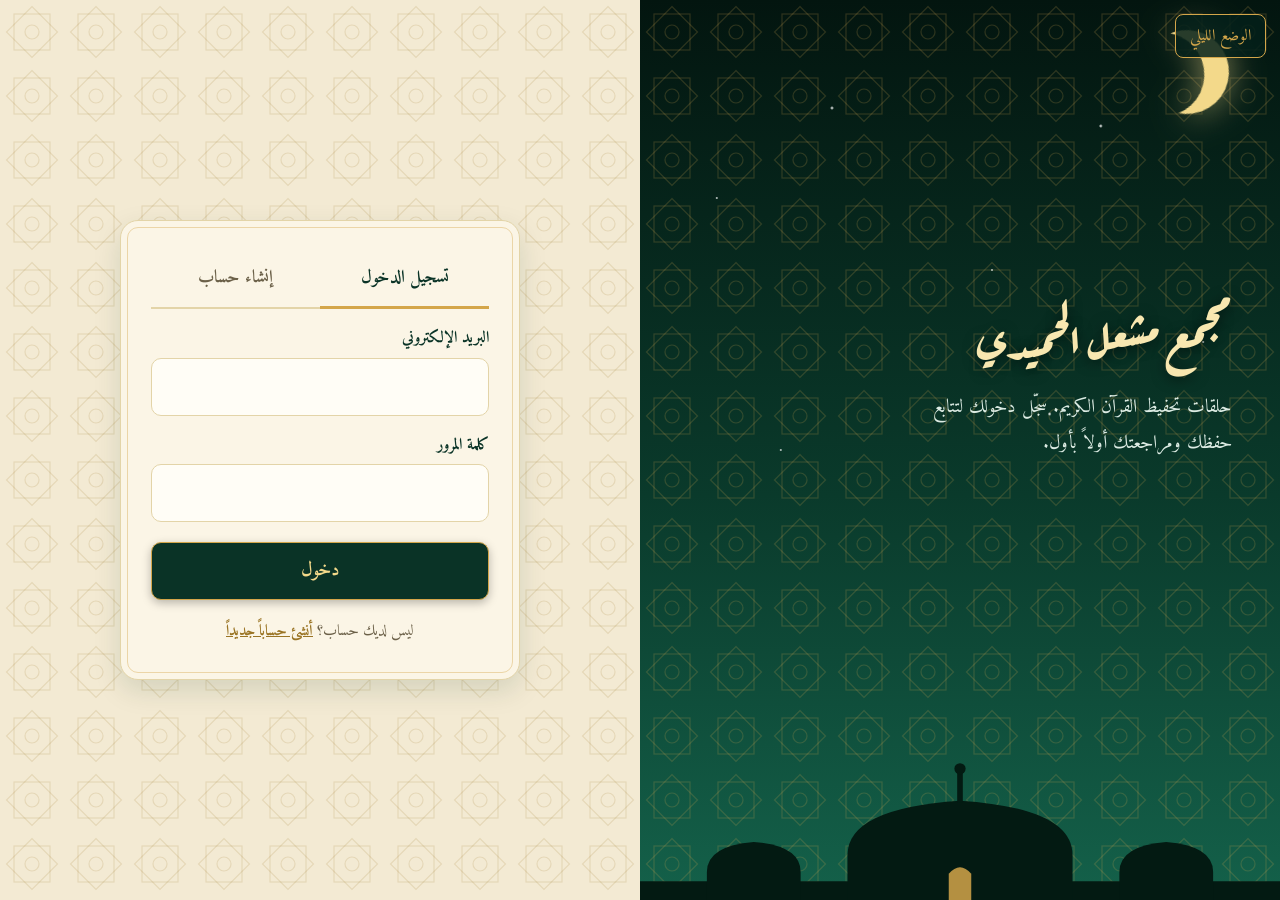
<file: index.html>
<!DOCTYPE html>
<html lang="ar" dir="rtl">
<head>
<meta charset="UTF-8">
<meta name="viewport" content="width=device-width, initial-scale=1">
<script>try{if(localStorage.getItem("mh_theme")==="dark")document.documentElement.dataset.theme="dark"}catch(e){}</script>
<title>تسجيل الدخول | مجمع مشعل الحميدي</title>
<link rel="stylesheet" href="css/style.css">
</head>
<body data-page="index">
<button class="theme-btn floating" id="themeBtn" type="button">الوضع الليلي</button>
<div class="auth">
  <aside class="auth-side scene">
    <h1>مجمع مشعل الحميدي</h1>
    <p>حلقات تحفيظ القرآن الكريم. سجّل دخولك لتتابع حفظك ومراجعتك أولاً بأول.</p>
  </aside>
  <main class="auth-main">
    <div class="auth-box">
      <div class="tabs" role="tablist">
        <button class="on" id="tabLogin" type="button">تسجيل الدخول</button>
        <button id="tabSignup" type="button">إنشاء حساب</button>
      </div>

      <form id="loginForm" novalidate>
        <label for="lEmail">البريد الإلكتروني</label>
        <input id="lEmail" type="email" autocomplete="email" required>
        <label for="lPass">كلمة المرور</label>
        <input id="lPass" type="password" autocomplete="current-password" required>
        <button class="btn dark wide" style="margin-top:20px" type="submit">دخول</button>
        <div class="msg" id="lMsg" role="alert"></div>
        <p class="switch">ليس لديك حساب؟ <a href="#signup" id="toSignup">أنشئ حساباً جديداً</a></p>
      </form>

      <form id="signupForm" class="hidden" novalidate>
        <label for="sName">الاسم الكامل</label>
        <input id="sName" type="text" autocomplete="name" required>
        <label for="sEmail">البريد الإلكتروني</label>
        <input id="sEmail" type="email" autocomplete="email" required>
        <div class="row">
          <div><label for="sPass">كلمة المرور</label><input id="sPass" type="password" autocomplete="new-password" required></div>
          <div><label for="sPass2">تأكيد كلمة المرور</label><input id="sPass2" type="password" autocomplete="new-password" required></div>
        </div>
        <button class="btn dark wide" style="margin-top:20px" type="submit">إنشاء الحساب</button>
        <div class="msg" id="sMsg" role="alert"></div>
        <p class="switch">لديك حساب بالفعل؟ <a href="#login" id="toLogin">سجّل الدخول</a></p>
      </form>
    </div>
  </main>
</div>
<script src="js/app.js"></script>
</body>
</html>
</file>
<file: css/style.css>
/* style.css — تنسيقات كل صفحات موقع مجمع مشعل الحميدي */
@import url('https://fonts.googleapis.com/css2?family=Amiri:wght@400;700&family=Aref+Ruqaa:wght@400;700&display=swap');
@import url('https://fonts.googleapis.com/css2?family=Amiri+Quran&display=swap');
:root{--ink:#0a3326;--teal:#1a5d45;--gold:#d4a64a;--gold-d:#9a7424;--ivory:#fbf5e6;--paper:#f3ead3;--text:#2a2418;--muted:#6b6048;--line:#e3d4a8;--err:#b3261e;--ok:#1b7a4b;--pat-d:url("data:image/svg+xml,%3Csvg xmlns=%22http://www.w3.org/2000/svg%22 viewBox=%220 0 64 64%22%3E%3Cg fill=%22none%22 stroke=%22%23d4a64a%22 stroke-opacity=%22.2%22 stroke-width=%221.2%22%3E%3Crect x=%2214%22 y=%2214%22 width=%2236%22 height=%2236%22/%3E%3Crect x=%2214%22 y=%2214%22 width=%2236%22 height=%2236%22 transform=%22rotate%2845 32 32%29%22/%3E%3Ccircle cx=%2232%22 cy=%2232%22 r=%227%22/%3E%3C/g%3E%3C/svg%3E");--pat-l:url("data:image/svg+xml,%3Csvg xmlns=%22http://www.w3.org/2000/svg%22 viewBox=%220 0 64 64%22%3E%3Cg fill=%22none%22 stroke=%22%239a7424%22 stroke-opacity=%22.16%22 stroke-width=%221.2%22%3E%3Crect x=%2214%22 y=%2214%22 width=%2236%22 height=%2236%22/%3E%3Crect x=%2214%22 y=%2214%22 width=%2236%22 height=%2236%22 transform=%22rotate%2845 32 32%29%22/%3E%3Ccircle cx=%2232%22 cy=%2232%22 r=%227%22/%3E%3C/g%3E%3C/svg%3E");--sky:url("data:image/svg+xml,%3Csvg xmlns=%22http://www.w3.org/2000/svg%22 viewBox=%220 0 1200 160%22 preserveAspectRatio=%22xMidYMax slice%22%3E%3Cg fill=%22%23031a12%22%3E%3Cpath d=%22M0 160V140H1200V160Z%22/%3E%3Cpath d=%22M480 160V112Q480 62 600 54Q720 62 720 112V160Z%22/%3E%3Crect x=%22597%22 y=%2224%22 width=%226%22 height=%2232%22/%3E%3Ccircle cx=%22600%22 cy=%2220%22 r=%226%22/%3E%3Cpath d=%22M330 160V130Q330 102 380 98Q430 102 430 130V160Z%22/%3E%3Cpath d=%22M770 160V130Q770 102 820 98Q870 102 870 130V160Z%22/%3E%3Cg id=%22m%22%3E%3Crect x=%22118%22 y=%2246%22 width=%2216%22 height=%22114%22/%3E%3Crect x=%22112%22 y=%2276%22 width=%2228%22 height=%226%22/%3E%3Cpath d=%22M114 46L126 10L138 46Z%22/%3E%3Ccircle cx=%22126%22 cy=%226%22 r=%224%22/%3E%3C/g%3E%3Cuse href=%22%23m%22 x=%22936%22/%3E%3C/g%3E%3Cpath fill=%22%23d4a64a%22 opacity=%22.85%22 d=%22M588 160V132Q600 118 612 132V160Z%22/%3E%3C/svg%3E");--orn:url("data:image/svg+xml,%3Csvg xmlns=%22http://www.w3.org/2000/svg%22 viewBox=%220 0 64 64%22%3E%3Cg fill=%22none%22 stroke=%22%23d4a64a%22 stroke-opacity=%221%22 stroke-width=%221.2%22%3E%3Crect x=%2214%22 y=%2214%22 width=%2236%22 height=%2236%22/%3E%3Crect x=%2214%22 y=%2214%22 width=%2236%22 height=%2236%22 transform=%22rotate%2845 32 32%29%22/%3E%3Ccircle cx=%2232%22 cy=%2232%22 r=%227%22/%3E%3C/g%3E%3C/svg%3E")}
*{box-sizing:border-box;margin:0;padding:0}
html{scroll-behavior:smooth}
body{font-family:'Amiri',serif;background:var(--pat-l) 0 0/64px 64px,var(--paper);color:var(--text);line-height:1.9;font-size:19px}
h1,h2,h3,.brand{font-family:'Aref Ruqaa',serif;font-weight:700;line-height:1.7}
a{color:inherit;text-decoration:none}
.wrap{max-width:1080px;margin:0 auto;padding:0 20px}
:focus-visible{outline:3px solid var(--gold);outline-offset:2px}
.hidden{display:none}
.nav{background:linear-gradient(180deg,#04201a,var(--ink));color:#fff;position:sticky;top:0;z-index:20;border-bottom:2px solid var(--gold)}
.nav-in{display:flex;align-items:center;justify-content:space-between;gap:16px;min-height:68px;flex-wrap:wrap}
.brand{font-size:1.3rem;display:flex;align-items:center;gap:12px;color:#f8e7b0}
.logo{display:grid;place-items:center;width:38px;height:38px;border:2px solid var(--gold);background:#d4a64a26;color:var(--gold);transform:rotate(45deg);border-radius:6px}
.logo b{transform:rotate(-45deg);font-size:1.1rem}
.nav nav{display:flex;align-items:center;gap:6px;flex-wrap:wrap}
.nav nav a{padding:6px 14px;border-radius:8px;font-size:1rem;color:#e8dcc0}
.nav nav a:hover,.nav nav a.active{background:#d4a64a26;color:#f8e7b0}
.nav nav a.logout{border:1px solid var(--gold);color:var(--gold);margin-inline-start:8px}
.nav nav a.logout:hover{background:var(--gold);color:var(--ink)}
.menu-btn{display:none;flex-direction:column;justify-content:center;gap:5px;width:46px;height:42px;padding:0 11px;background:none;border:1px solid var(--gold);border-radius:8px;cursor:pointer}
.menu-btn span{display:block;height:2.5px;background:var(--gold);border-radius:2px}
.scene{position:relative;overflow:hidden;color:#fff;
background:radial-gradient(1.5px 1.5px at 12% 22%,#fff,transparent),radial-gradient(2px 2px at 30% 12%,#fff,transparent),radial-gradient(1.5px 1.5px at 55% 30%,#fff,transparent),radial-gradient(2px 2px at 72% 14%,#fff,transparent),radial-gradient(1.5px 1.5px at 88% 38%,#fff,transparent),radial-gradient(1.5px 1.5px at 22% 50%,#fff,transparent),radial-gradient(2px 2px at 64% 46%,#fff,transparent),
var(--pat-d) 0 0/64px 64px,linear-gradient(180deg,#03150f 0%,#0a3a2b 55%,#14614a 100%)}
.scene::before{content:"";position:absolute;top:30px;inset-inline-start:8%;width:84px;height:84px;border-radius:50%;box-shadow:inset -24px -6px 0 0 #f3d98a;filter:drop-shadow(0 0 16px #f3d98a99);transform:rotate(-20deg)}
.scene::after{content:"";position:absolute;inset:auto 0 0 0;height:150px;background:var(--sky) center bottom/max(100%,900px) 100% no-repeat;pointer-events:none}
.scene>*{position:relative;z-index:1}
.hero{padding:84px 0 190px;border-bottom:3px solid var(--gold)}
.hero.mini{padding:52px 0 170px}
.hero h1{font-size:clamp(2rem,5vw,3.4rem);max-width:16ch;color:#f8e7b0;text-shadow:0 2px 14px #0008}
.hero.mini h1{max-width:none;font-size:clamp(1.8rem,4vw,2.6rem)}
.hero p{max-width:46ch;margin-top:14px;color:#dcebe3}
.hero .actions{margin-top:28px;display:flex;gap:12px;flex-wrap:wrap}
.btn{display:inline-block;border:0;cursor:pointer;font:inherit;font-weight:700;padding:10px 28px;border-radius:10px;background:linear-gradient(180deg,#e9c46e,#c4902f);color:#2a1c00;box-shadow:0 3px 10px #0004;transition:transform .2s,filter .2s}
.btn:hover{transform:translateY(-2px);filter:brightness(1.08)}
.btn.ghost{background:transparent;color:#f8e7b0;border:1.5px solid var(--gold);box-shadow:none}
.btn.dark{background:var(--ink);color:#f3d98a;border:1px solid var(--gold)}
.btn.wide{width:100%}
section{padding:56px 0}
.sec-title{font-size:1.7rem;color:var(--ink)}
.sec-title::after{content:"";display:block;width:150px;height:22px;margin:4px 0 6px;background:var(--orn) center/22px no-repeat,linear-gradient(90deg,var(--gold) 0 40%,transparent 40% 60%,var(--gold) 60%) center/100% 1px no-repeat}
.sec-sub{color:var(--muted);margin-bottom:28px}
.grid{display:grid;gap:20px;grid-template-columns:repeat(auto-fit,minmax(240px,1fr))}
.card{display:block;background:var(--ivory);border:1px solid var(--line);outline:1px solid #d4a64a66;outline-offset:-8px;border-radius:16px;padding:26px;box-shadow:0 8px 22px #0a332618;transition:transform .2s}
a.card:hover{transform:translateY(-4px)}
.card h3{color:var(--ink);font-size:1.2rem;margin-bottom:6px}
.card p{color:var(--muted);font-size:1rem}
.card.tint{background:linear-gradient(135deg,#fff8e1,#f0e0b0)}
.stat{font-family:'Aref Ruqaa',serif;font-size:2.4rem;color:var(--teal);line-height:1.2}
.stat-l{color:var(--muted);font-size:.95rem}
.band{background:var(--pat-l) 0 0/64px 64px,linear-gradient(180deg,#efe2bc,#f7eed4);border-block:1px solid var(--line)}
.tbl-wrap{overflow-x:auto;border:1px solid var(--gold);border-radius:14px;background:var(--ivory);box-shadow:0 8px 22px #0a332618}
table{width:100%;border-collapse:collapse;min-width:560px}
th,td{padding:12px 16px;text-align:start;border-bottom:1px solid var(--line);font-size:1rem}
th{background:var(--ink);color:#f3d98a;font-family:'Aref Ruqaa',serif}
tr:last-child td{border-bottom:0}
.tag{display:inline-block;padding:0 12px;border-radius:99px;font-size:.85rem;background:#d5e8dc;color:var(--teal)}
.tag.rev{background:#f3e2b0;color:var(--gold-d)}
.empty{padding:28px;text-align:center;color:var(--muted)}
.del{background:none;border:0;color:var(--err);cursor:pointer;font:inherit}
footer{background:var(--pat-d) 0 0/64px 64px,var(--ink);border-top:3px solid var(--gold);color:#d8c99c;text-align:center;padding:24px 0;font-size:.95rem}
label{display:block;font-weight:600;margin:14px 0 4px;font-size:1rem;color:var(--ink)}
input,select,textarea{width:100%;font:inherit;padding:10px 14px;border:1.5px solid var(--line);border-radius:10px;background:#fffdf6;color:var(--text)}
input:focus,select:focus,textarea:focus{outline:none;border-color:var(--gold);box-shadow:0 0 0 3px #d4a64a44}
textarea{min-height:140px;resize:vertical}
.row{display:grid;gap:14px;grid-template-columns:1fr 1fr}
.msg{margin-top:14px;padding:10px 14px;border-radius:10px;font-size:.95rem;display:none}
.msg.err{display:block;background:#fbe9e7;color:var(--err)}
.msg.ok{display:block;background:#e3f4ea;color:var(--ok)}
.bar{height:16px;background:#e9dcb6;border-radius:99px;overflow:hidden;margin:10px 0 6px;border:1px solid var(--line)}
.bar i{display:block;height:100%;background:linear-gradient(90deg,var(--teal),var(--gold));width:0;transition:width .5s}
.contact{display:grid;gap:28px;grid-template-columns:1.4fr 1fr}
.info li{list-style:none;padding:10px 0;border-bottom:1px dashed #d4a64a99}
.info li:last-child{border:0}
.info b{display:block;color:var(--ink);font-family:'Aref Ruqaa',serif}
.auth{min-height:100vh;display:grid;grid-template-columns:1fr 1fr}
.auth-side{padding:48px 48px 190px;display:flex;flex-direction:column;justify-content:center}
.auth-side h1{font-size:clamp(2rem,4vw,3rem);color:#f8e7b0;text-shadow:0 2px 14px #0008}
.auth-side p{color:#dcebe3;margin-top:12px;max-width:34ch}
.auth-main{display:grid;place-items:center;padding:32px}
.auth-box{width:100%;max-width:400px;background:var(--ivory);border:1px solid var(--line);outline:1px solid #d4a64a66;outline-offset:-8px;border-radius:18px;padding:28px 30px 32px;box-shadow:0 10px 28px #0a332622}
.tabs{display:flex;border-bottom:2px solid var(--line);margin-bottom:10px}
.tabs button{flex:1;background:none;border:0;font:inherit;font-weight:700;padding:12px;cursor:pointer;color:var(--muted);border-bottom:3px solid transparent;margin-bottom:-2px}
.tabs button.on{color:var(--ink);border-color:var(--gold)}
.tabs button{font-size:1.1rem}
.switch{text-align:center;margin-top:18px;color:var(--muted);font-size:.95rem}
.switch a{color:var(--gold-d);font-weight:700;text-decoration:underline}
.tools{display:flex;gap:10px;flex-wrap:wrap;align-items:flex-end}
.tools>div{flex:1;min-width:160px}
.tools .btn{padding:9px 18px}
.mushaf{margin-top:24px;background:var(--ivory);border:3px double var(--gold);outline:1px solid #d4a64a66;outline-offset:-12px;border-radius:18px;padding:34px 28px;box-shadow:0 10px 30px #0a332622}
.m-head{text-align:center;margin-bottom:14px}
.m-head h2{display:inline-block;font-family:'Amiri Quran',serif;font-size:1.7rem;color:var(--ink);padding:2px 48px;border:2px solid var(--gold);border-radius:10px;background:linear-gradient(#fff8e1,#f0e0b0)}
.m-info{text-align:center;color:var(--muted);font-size:.95rem}
.bism{font-family:'Amiri Quran',serif;font-size:1.4rem;text-align:center;color:var(--teal);margin:10px 0 14px}
.ayahs{font-family:'Amiri Quran',serif;font-size:1.4rem;line-height:2.4;text-align:justify;text-align-last:center;margin:10px 0 18px}
.ay{cursor:pointer;border-radius:6px;transition:background .2s}
.ay:hover{background:#d4a64a22}
.ay.mark{background:#d4a64a55}
.no{display:inline-grid;place-items:center;min-width:1.9em;height:1.9em;padding:0 .2em;margin:0 .15em;border:1.5px solid var(--gold);border-radius:50%;font-family:'Amiri',serif;font-size:.5em;line-height:1;color:var(--gold-d);vertical-align:middle}
.player{margin-top:16px}
.p-row{display:flex;gap:10px;flex-wrap:wrap}
.p-row .btn{padding:9px 20px}
.row3{display:grid;gap:14px;grid-template-columns:repeat(3,1fr)}
.ay.playing{background:#1a5d4535;box-shadow:0 0 0 2px #d4a64a99;border-radius:8px}
.theme-btn{font:inherit;font-size:1rem;cursor:pointer;border:1px solid var(--gold);background:transparent;color:var(--gold);border-radius:8px;padding:6px 14px}
.theme-btn:hover{background:var(--gold);color:var(--ink)}
.theme-btn.floating{position:fixed;top:14px;inset-inline-start:14px;z-index:40;background:#04201ad9}
.nav nav a{padding:6px 10px;font-size:.95rem}
.lib{display:grid;gap:20px;grid-template-columns:320px 1fr;align-items:start;margin-top:20px}
.toc{position:sticky;top:84px;max-height:calc(100vh - 110px);overflow:auto}
.toc-list{list-style:none;margin-top:10px}
.toc-list li{padding:8px 10px;border-radius:8px;cursor:pointer;font-size:1rem}
.toc-list li:hover{background:#d4a64a26}
.toc-list li.on{background:var(--gold);color:#201500;font-weight:700}
.toc-list li.grp{cursor:default;font-family:'Aref Ruqaa',serif;font-weight:700;color:var(--gold-d);border-bottom:1px solid var(--line);margin-top:10px;background:none}
.reader h2{font-size:1.5rem;color:var(--ink)}
.dhikr{padding:14px 0;border-bottom:1px dashed #d4a64a99;white-space:pre-line}
.dhikr:last-of-type{border-bottom:0}
.dhikr .q,.tf-ayah .q{font-family:'Amiri Quran',serif;font-size:1.35rem;line-height:2.3;white-space:normal}
.dhikr .ref{color:var(--muted);font-size:.9rem}
.dhikr .cnt{display:inline-block;margin-top:6px;font-size:.85rem;background:#d5e8dc;color:var(--teal);padding:0 12px;border-radius:99px}
.reader p{margin:10px 0}
.tf-ayah{padding:14px 0;border-bottom:1px dashed #d4a64a99}
.tf-ayah .t{white-space:pre-line;margin-top:6px}
html[data-theme=dark]{--paper:#07140f;--ivory:#11271d;--text:#e9e3d0;--muted:#a9b9af;--line:#2d4b3c;color-scheme:dark}
html[data-theme=dark] .sec-title,html[data-theme=dark] .card h3,html[data-theme=dark] label,html[data-theme=dark] .info b,html[data-theme=dark] .reader h2,html[data-theme=dark] .tabs button.on{color:#f0dc9a}
html[data-theme=dark] .stat,html[data-theme=dark] .bism{color:#6fd0a6}
html[data-theme=dark] .card.tint{background:linear-gradient(135deg,#183d2e,#11271d)}
html[data-theme=dark] .band{background:var(--pat-l) 0 0/64px 64px,linear-gradient(180deg,#0d2218,#0a1c14);border-color:var(--line)}
html[data-theme=dark] input,html[data-theme=dark] select,html[data-theme=dark] textarea{background:#0b1d15;color:var(--text);border-color:var(--line)}
html[data-theme=dark] .tag,html[data-theme=dark] .dhikr .cnt{background:#1d4a38;color:#a8e6c9}
html[data-theme=dark] .tag.rev{background:#4a3c15;color:#f0d28a}
html[data-theme=dark] .bar{background:#1d3a2c;border-color:var(--line)}
html[data-theme=dark] .m-head h2{background:linear-gradient(#1c3f31,#11271d);color:#f0dc9a}
html[data-theme=dark] .no{color:#e4c36e}
@media(max-width:800px){
 .menu-btn{display:flex}
 .nav nav{display:none;width:100%;flex-direction:column;align-items:stretch;padding-bottom:12px}
 .nav nav.open{display:flex}
 .row{grid-template-columns:1fr}
 .contact{grid-template-columns:1fr}
 .auth{grid-template-columns:1fr}.auth-side{padding:36px 24px 180px}
 .mushaf{padding:24px 14px}
 .row3{grid-template-columns:1fr 1fr}
 .row3>div:first-child{grid-column:1/-1}
 .lib{grid-template-columns:1fr}
 .toc{position:static;max-height:300px}
 .theme-btn{align-self:flex-start}
}
@media(prefers-reduced-motion:reduce){*{transition:none!important;scroll-behavior:auto!important}}
</file>
